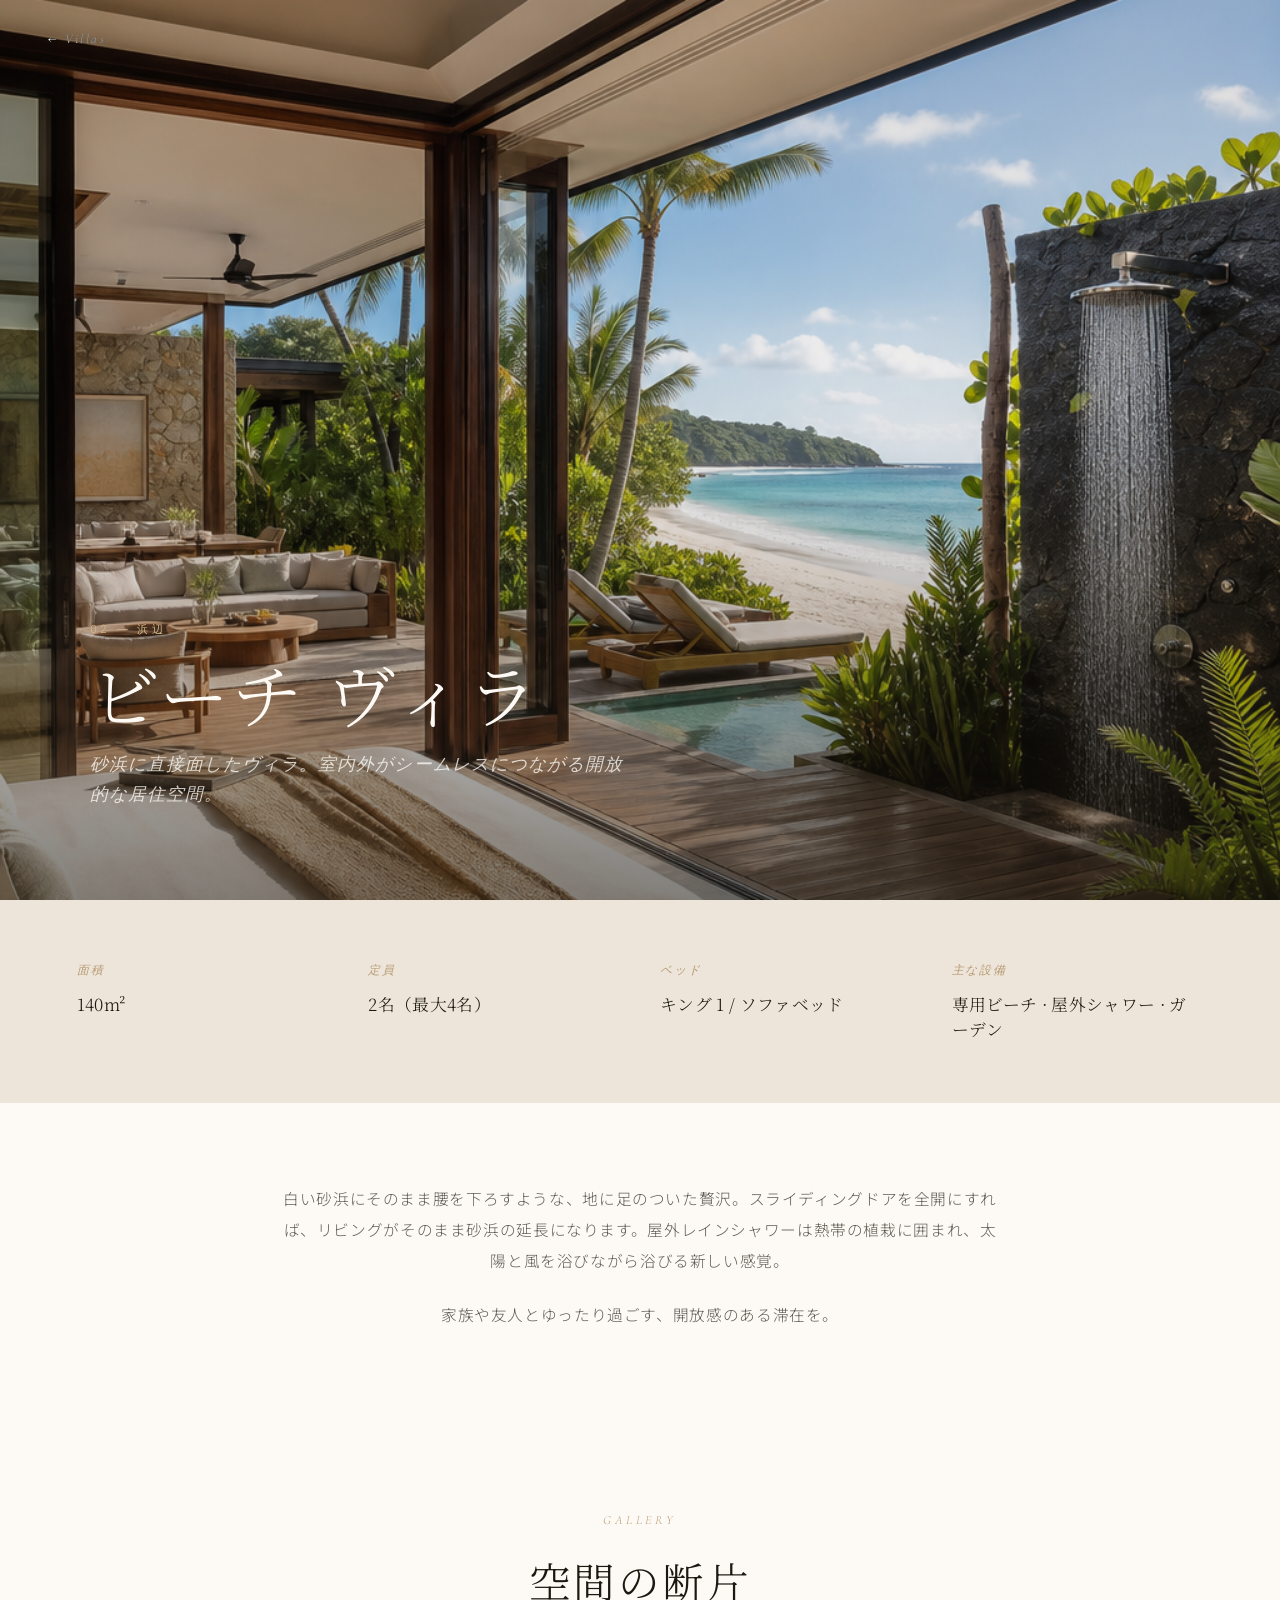
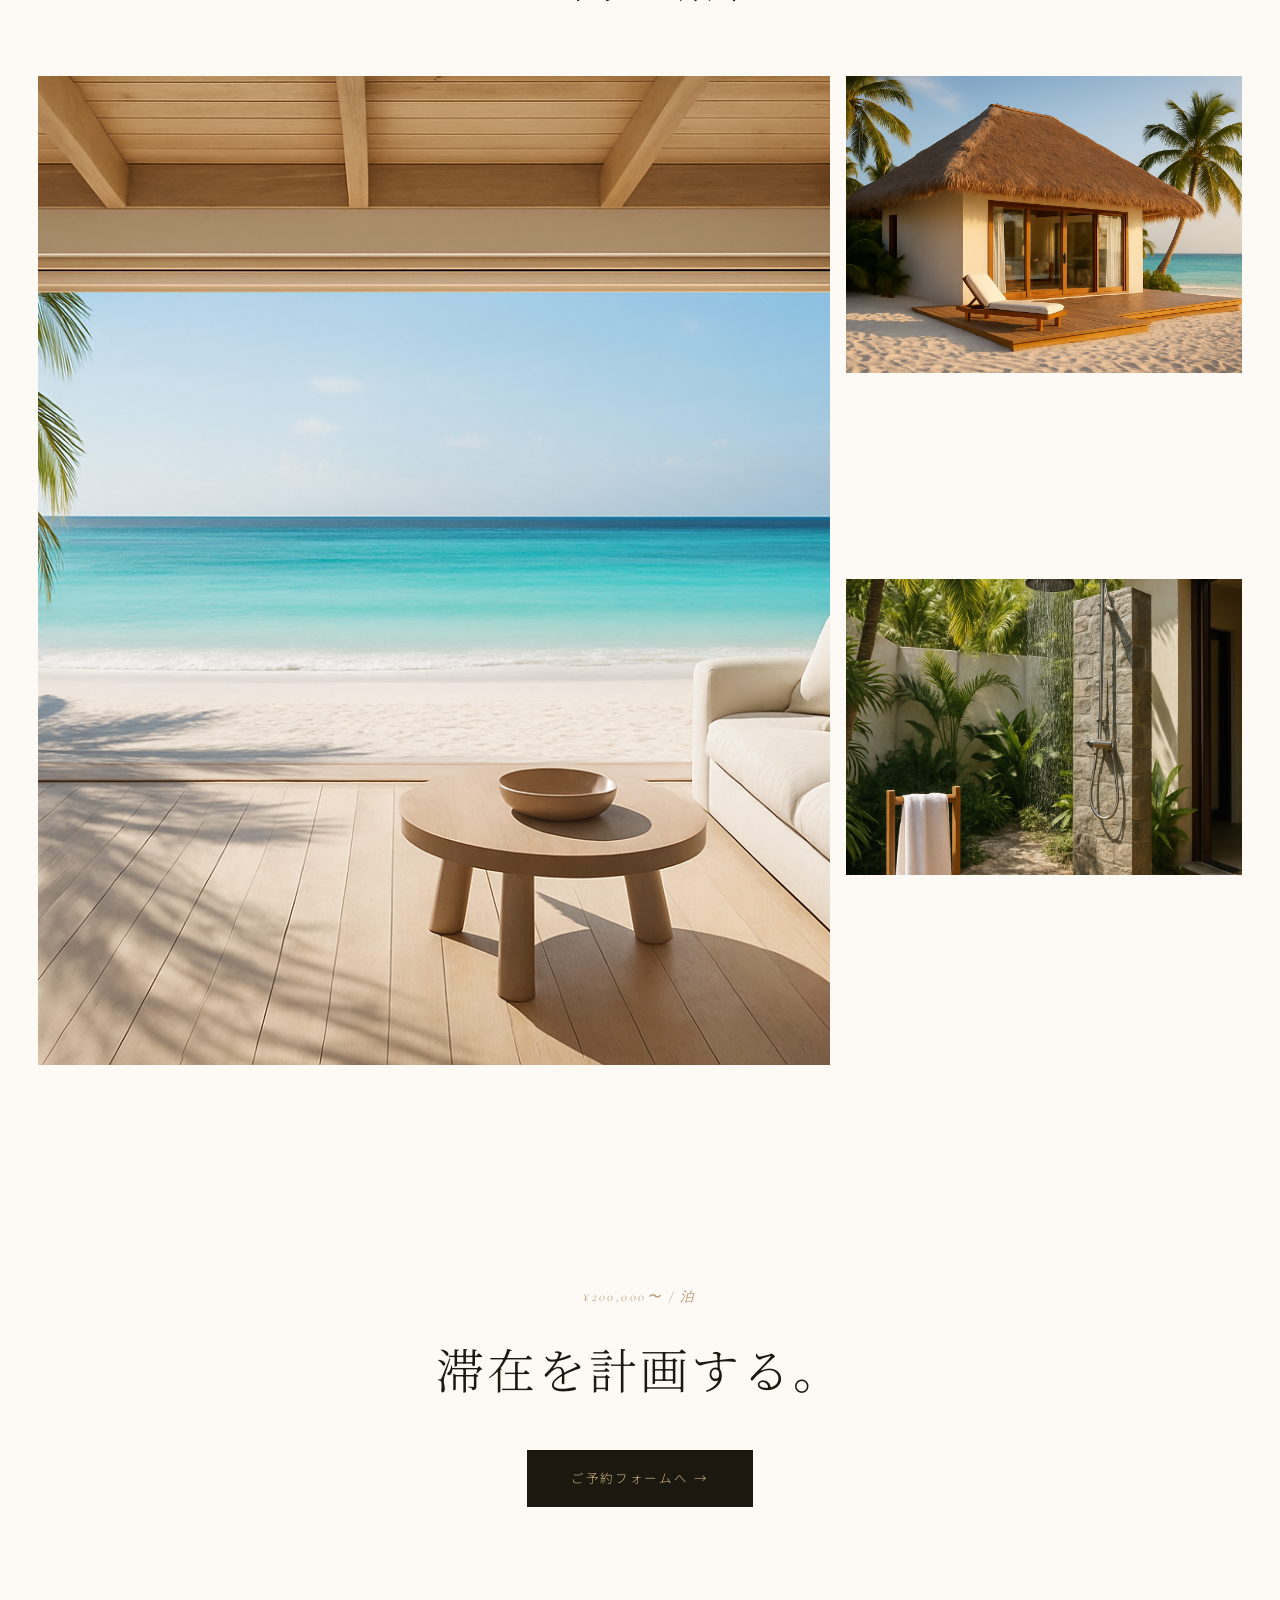
<file: villas/beach.html>
<!DOCTYPE html>
<html lang="ja">
<head>
<meta charset="UTF-8">
<meta name="viewport" content="width=device-width,initial-scale=1">
<title>ビーチ ヴィラ — VELARO</title>
<meta name="description" content="砂浜に直接面したヴィラ。屋外レインシャワー、室内外がシームレスにつながる開放的な居住空間。VELARO のビーチ ヴィラ。">
<link rel="preconnect" href="https://fonts.googleapis.com">
<link rel="preconnect" href="https://fonts.gstatic.com" crossorigin>
<link href="https://fonts.googleapis.com/css2?family=Cormorant+Garamond:ital,wght@0,300;0,400;0,500;1,300;1,400&family=Inter:wght@300;400;500&family=Noto+Serif+JP:wght@300;400&family=Noto+Sans+JP:wght@300;400;500&display=swap" rel="stylesheet">
<link rel="stylesheet" href="../styles.css">
<link rel="stylesheet" href="_villa.css">
</head>
<body>

<a href="../index-ja.html#villas" class="vd-back">← Villas</a>

<section class="vd-hero">
  <img src="../images/villa-beach.jpg" alt="ビーチ ヴィラ">
  <div class="vd-hero__overlay"></div>
  <div class="vd-hero__content">
    <p class="vd-hero__num">02 — 浜辺</p>
    <h1 class="vd-hero__name">ビーチ ヴィラ</h1>
    <p class="vd-hero__sub">砂浜に直接面したヴィラ。室内外がシームレスにつながる開放的な居住空間。</p>
  </div>
</section>

<section class="vd-specs">
  <div class="vd-specs__inner">
    <div class="vd-specs__item"><h4>面積</h4><p>140m²</p></div>
    <div class="vd-specs__item"><h4>定員</h4><p>2名（最大4名）</p></div>
    <div class="vd-specs__item"><h4>ベッド</h4><p>キング 1 / ソファベッド</p></div>
    <div class="vd-specs__item"><h4>主な設備</h4><p>専用ビーチ · 屋外シャワー · ガーデン</p></div>
  </div>
</section>

<section class="vd-desc">
  <div class="vd-desc__inner">
    <p>白い砂浜にそのまま腰を下ろすような、地に足のついた贅沢。スライディングドアを全開にすれば、リビングがそのまま砂浜の延長になります。屋外レインシャワーは熱帯の植栽に囲まれ、太陽と風を浴びながら浴びる新しい感覚。</p>
    <p>家族や友人とゆったり過ごす、開放感のある滞在を。</p>
  </div>
</section>

<section class="vd-gallery">
  <div class="vd-gallery__title">
    <span class="vd-gallery__eyebrow">Gallery</span>
    <h2 class="vd-gallery__heading">空間の断片</h2>
  </div>
  <div class="vd-gallery__grid">
    <figure><img src="../images/gallery-villa-interior-beach.jpg" alt="室内"></figure>
    <figure><img src="../images/villa-beach-exterior.jpg" alt="外観"></figure>
    <figure><img src="../images/villa-beach-bathroom.jpg" alt="屋外シャワー"></figure>
  </div>
</section>

<section class="vd-cta">
  <p class="vd-cta__price">¥200,000〜 / 泊</p>
  <h2 class="vd-cta__heading">滞在を計画する。</h2>
  <a href="../index-ja.html#reserve" class="vd-cta__btn">ご予約フォームへ →</a>
</section>

</body>
</html>
</file>
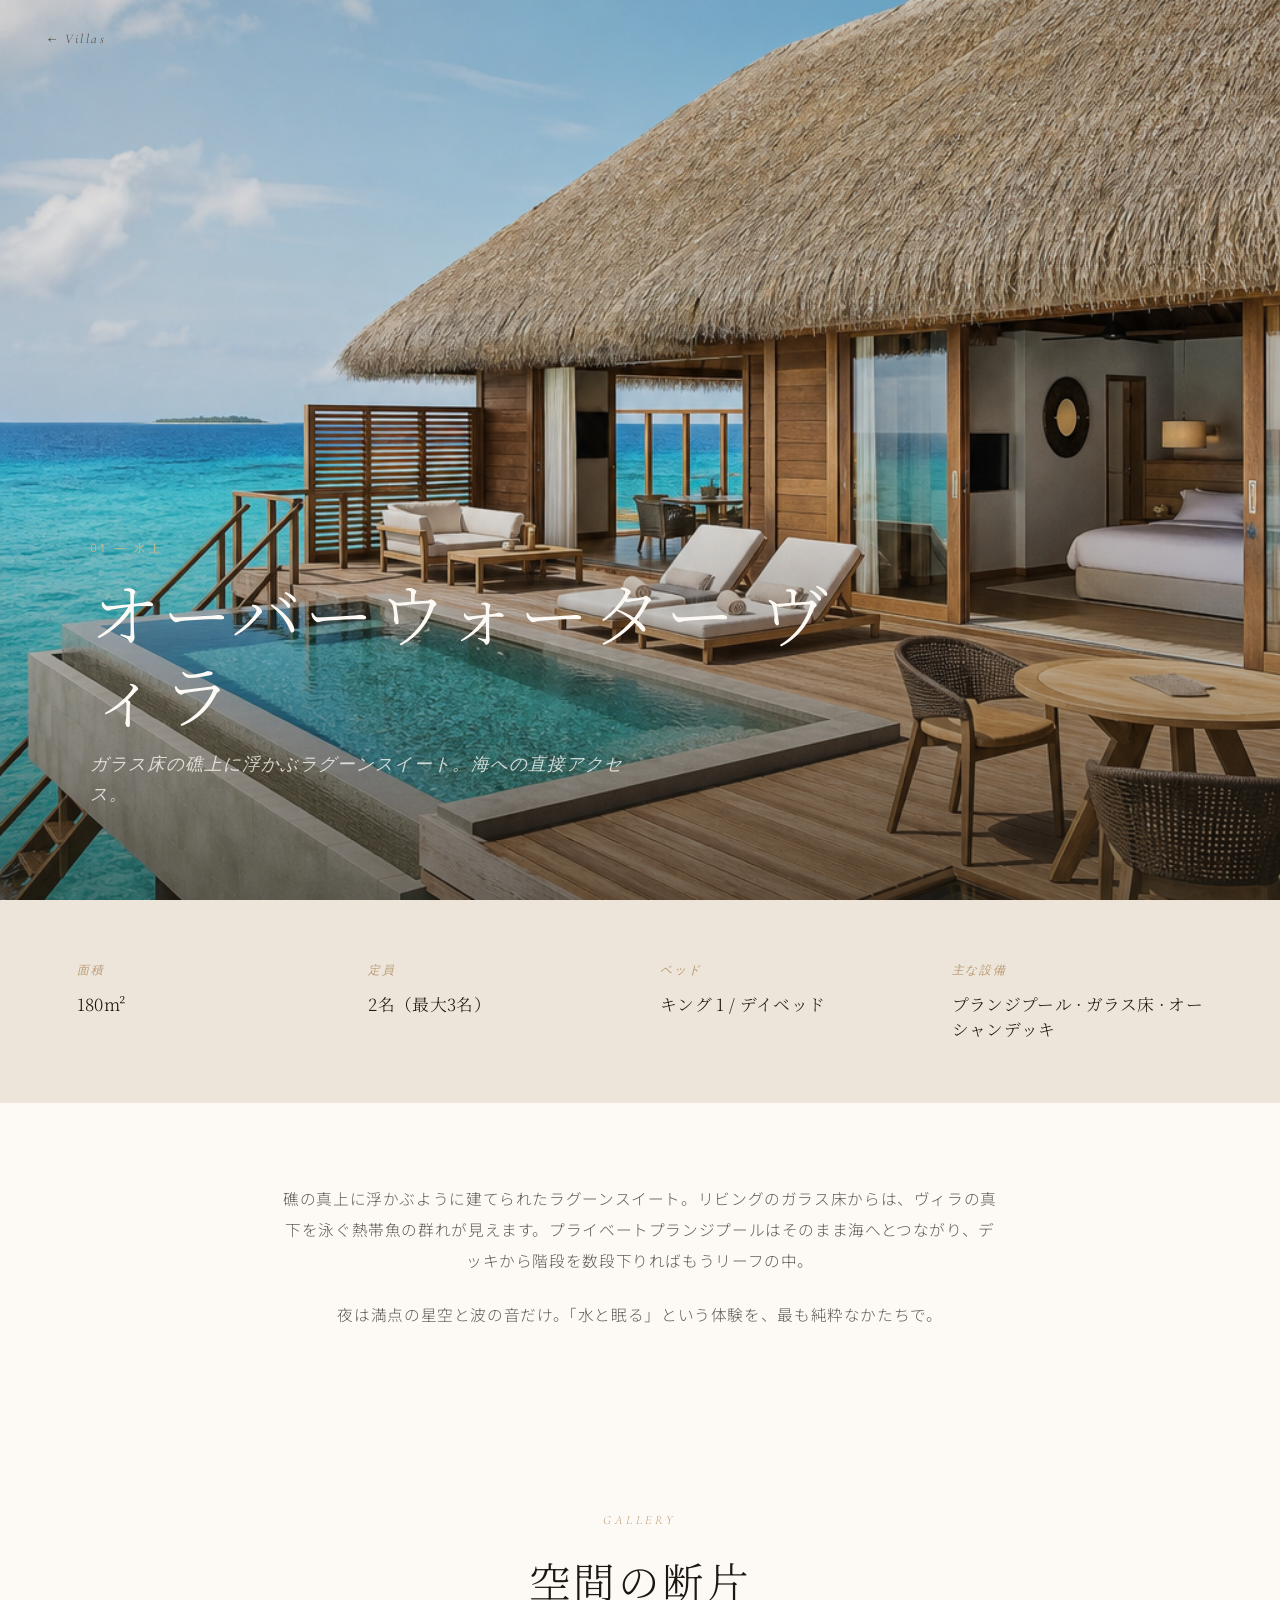
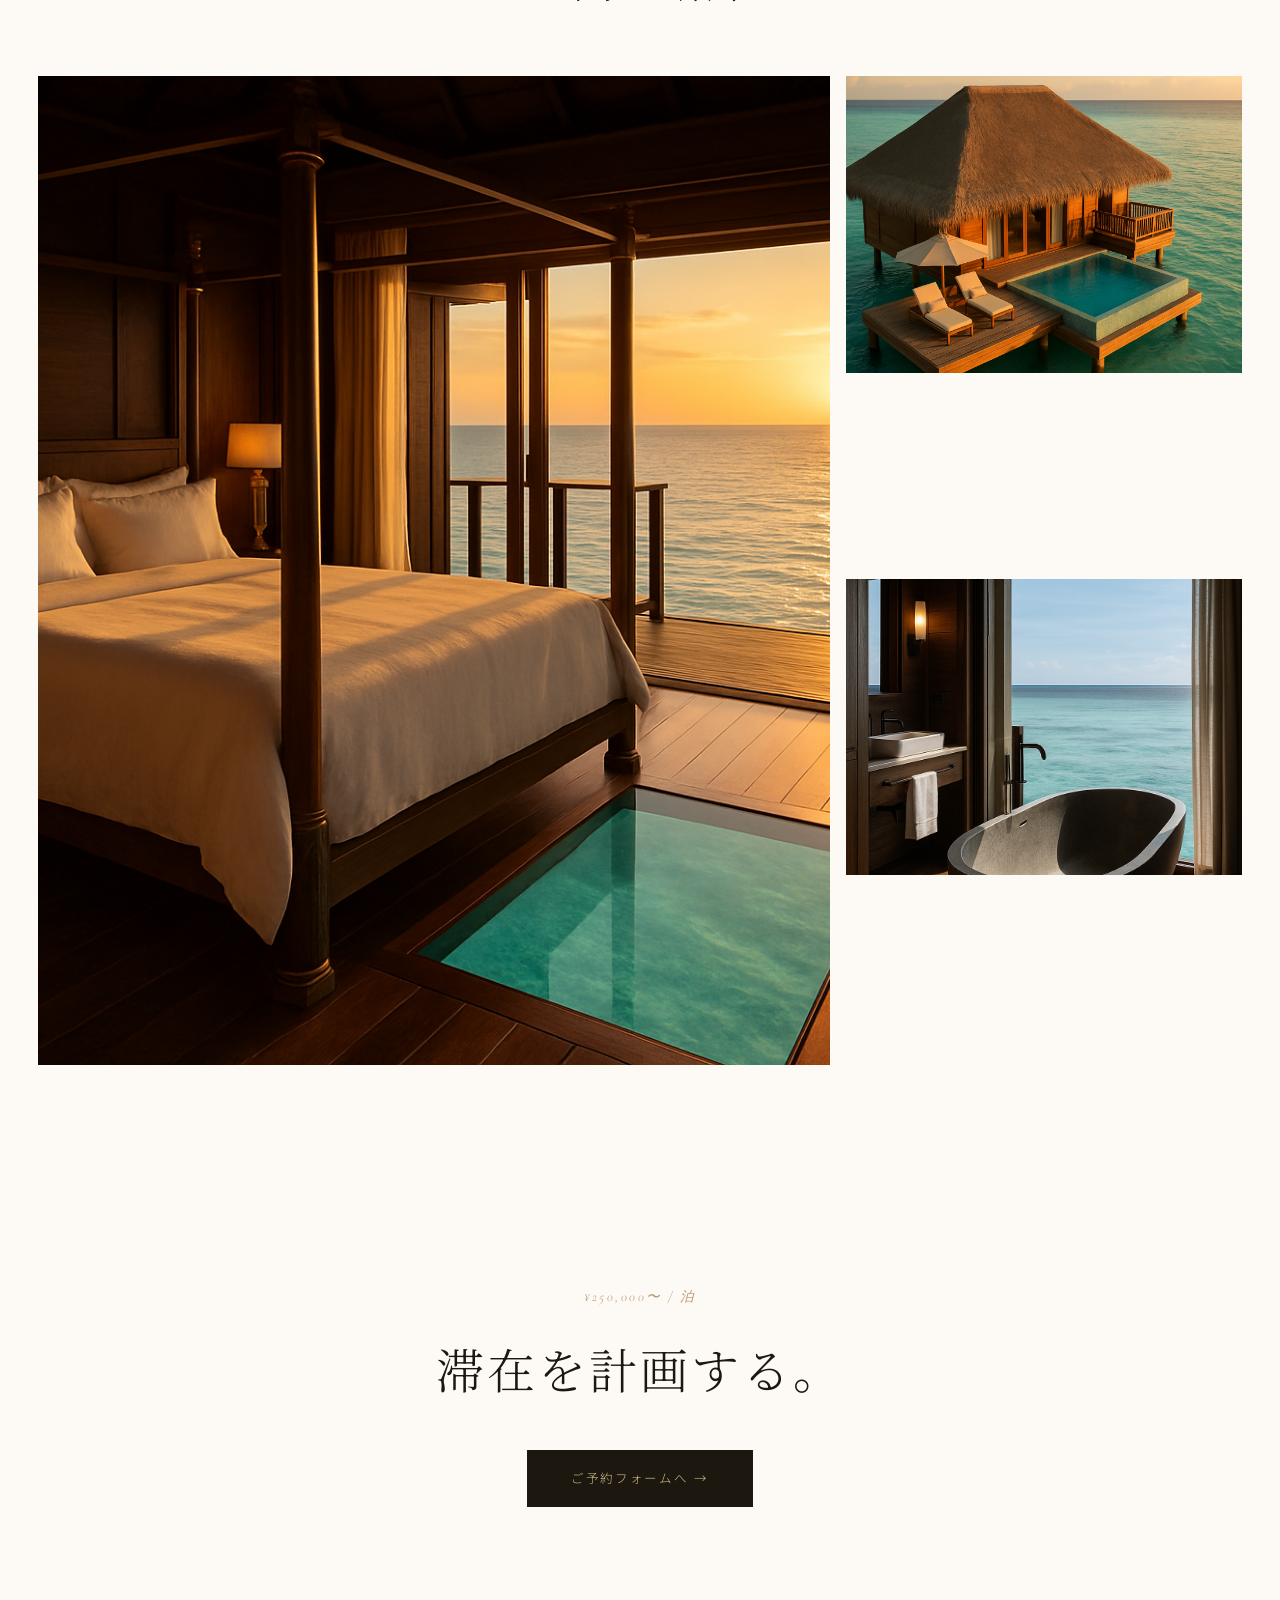
<file: villas/overwater.html>
<!DOCTYPE html>
<html lang="ja">
<head>
<meta charset="UTF-8">
<meta name="viewport" content="width=device-width,initial-scale=1">
<title>オーバーウォーター ヴィラ — VELARO</title>
<meta name="description" content="ガラス床の礁上に浮かぶラグーンスイート。プライベートプランジプール、海への直接アクセス。VELARO のオーバーウォーター ヴィラ。">
<link rel="preconnect" href="https://fonts.googleapis.com">
<link rel="preconnect" href="https://fonts.gstatic.com" crossorigin>
<link href="https://fonts.googleapis.com/css2?family=Cormorant+Garamond:ital,wght@0,300;0,400;0,500;1,300;1,400&family=Inter:wght@300;400;500&family=Noto+Serif+JP:wght@300;400&family=Noto+Sans+JP:wght@300;400;500&display=swap" rel="stylesheet">
<link rel="stylesheet" href="../styles.css">
<link rel="stylesheet" href="_villa.css">
</head>
<body>

<a href="../index-ja.html#villas" class="vd-back">← Villas</a>

<section class="vd-hero">
  <img src="../images/villa-overwater.jpg" alt="オーバーウォーター ヴィラ">
  <div class="vd-hero__overlay"></div>
  <div class="vd-hero__content">
    <p class="vd-hero__num">01 — 水上</p>
    <h1 class="vd-hero__name">オーバーウォーター ヴィラ</h1>
    <p class="vd-hero__sub">ガラス床の礁上に浮かぶラグーンスイート。海への直接アクセス。</p>
  </div>
</section>

<section class="vd-specs">
  <div class="vd-specs__inner">
    <div class="vd-specs__item"><h4>面積</h4><p>180m²</p></div>
    <div class="vd-specs__item"><h4>定員</h4><p>2名（最大3名）</p></div>
    <div class="vd-specs__item"><h4>ベッド</h4><p>キング 1 / デイベッド</p></div>
    <div class="vd-specs__item"><h4>主な設備</h4><p>プランジプール · ガラス床 · オーシャンデッキ</p></div>
  </div>
</section>

<section class="vd-desc">
  <div class="vd-desc__inner">
    <p>礁の真上に浮かぶように建てられたラグーンスイート。リビングのガラス床からは、ヴィラの真下を泳ぐ熱帯魚の群れが見えます。プライベートプランジプールはそのまま海へとつながり、デッキから階段を数段下りればもうリーフの中。</p>
    <p>夜は満点の星空と波の音だけ。「水と眠る」という体験を、最も純粋なかたちで。</p>
  </div>
</section>

<section class="vd-gallery">
  <div class="vd-gallery__title">
    <span class="vd-gallery__eyebrow">Gallery</span>
    <h2 class="vd-gallery__heading">空間の断片</h2>
  </div>
  <div class="vd-gallery__grid">
    <figure><img src="../images/gallery-villa-interior-overwater.jpg" alt="室内"></figure>
    <figure><img src="../images/villa-overwater-exterior.jpg" alt="外観"></figure>
    <figure><img src="../images/villa-overwater-bathroom.jpg" alt="バスルーム"></figure>
  </div>
</section>

<section class="vd-cta">
  <p class="vd-cta__price">¥250,000〜 / 泊</p>
  <h2 class="vd-cta__heading">滞在を計画する。</h2>
  <a href="../index-ja.html#reserve" class="vd-cta__btn">ご予約フォームへ →</a>
</section>

</body>
</html>
</file>
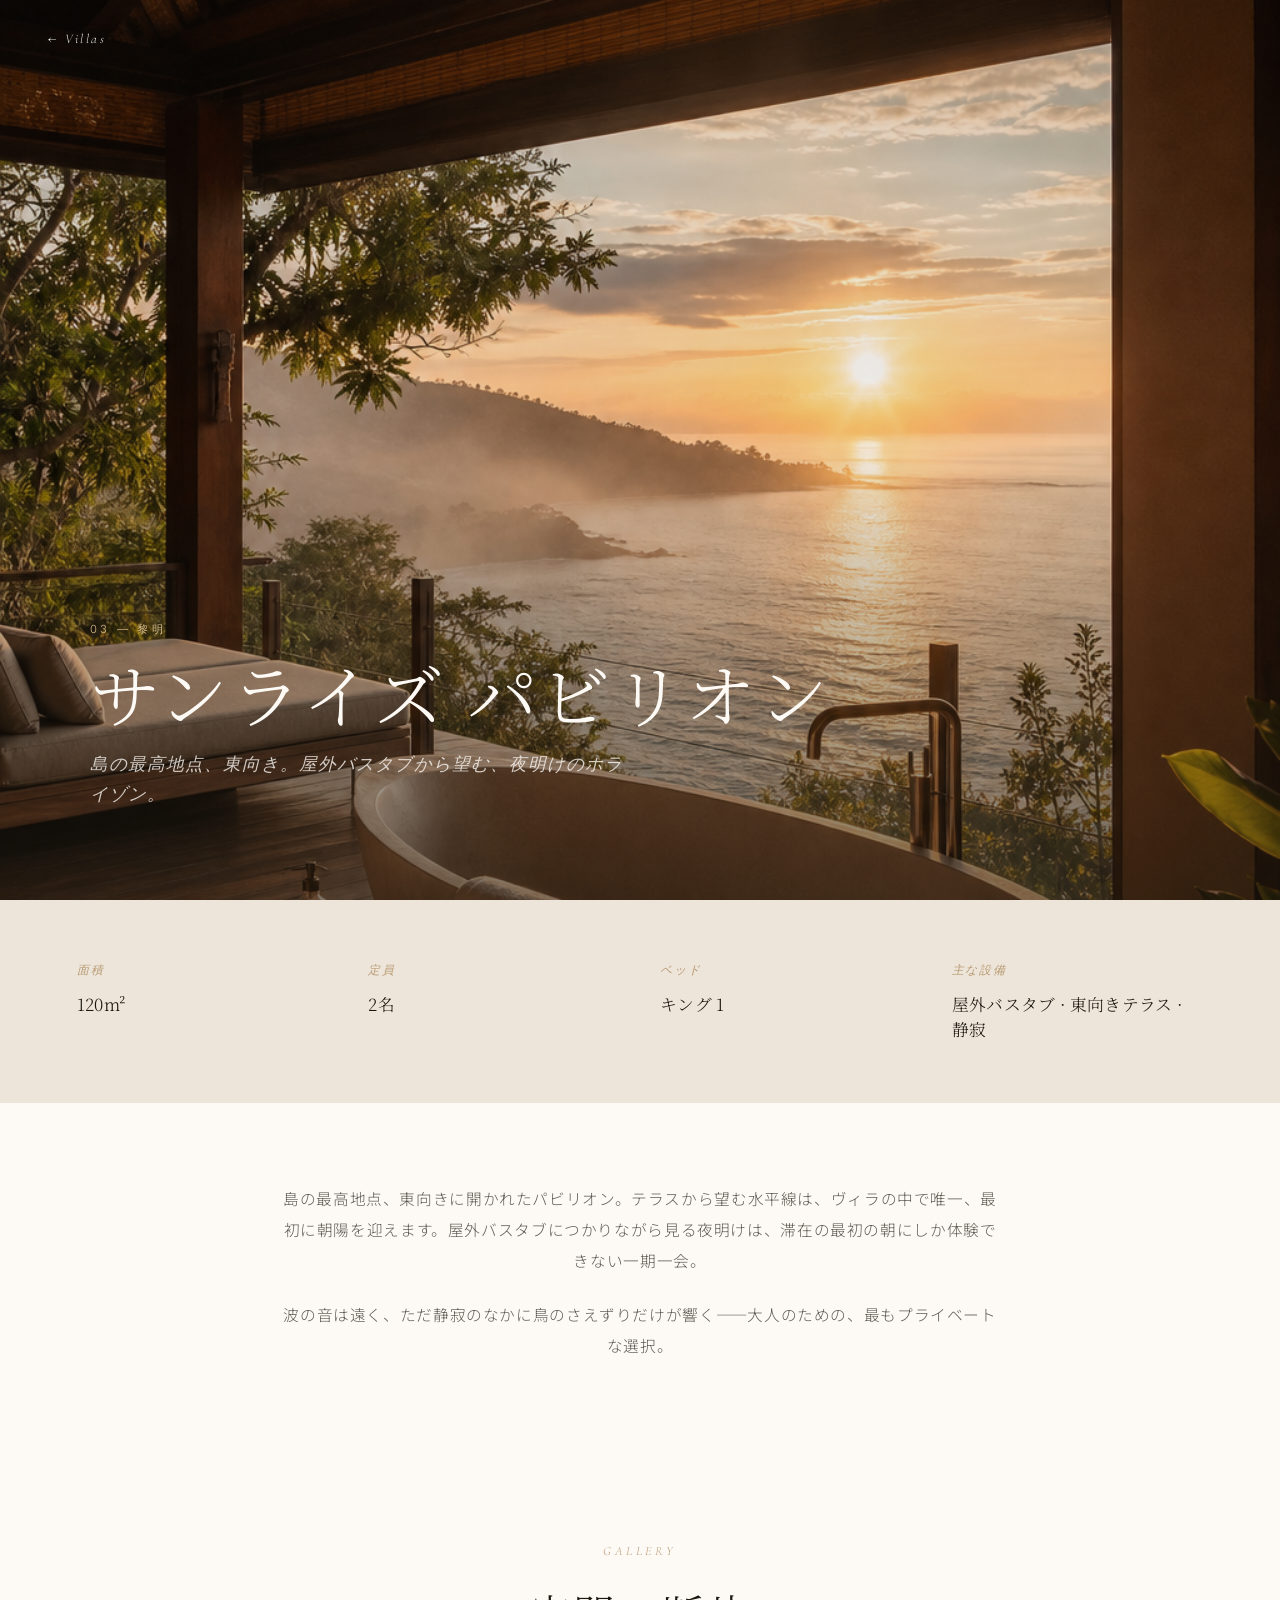
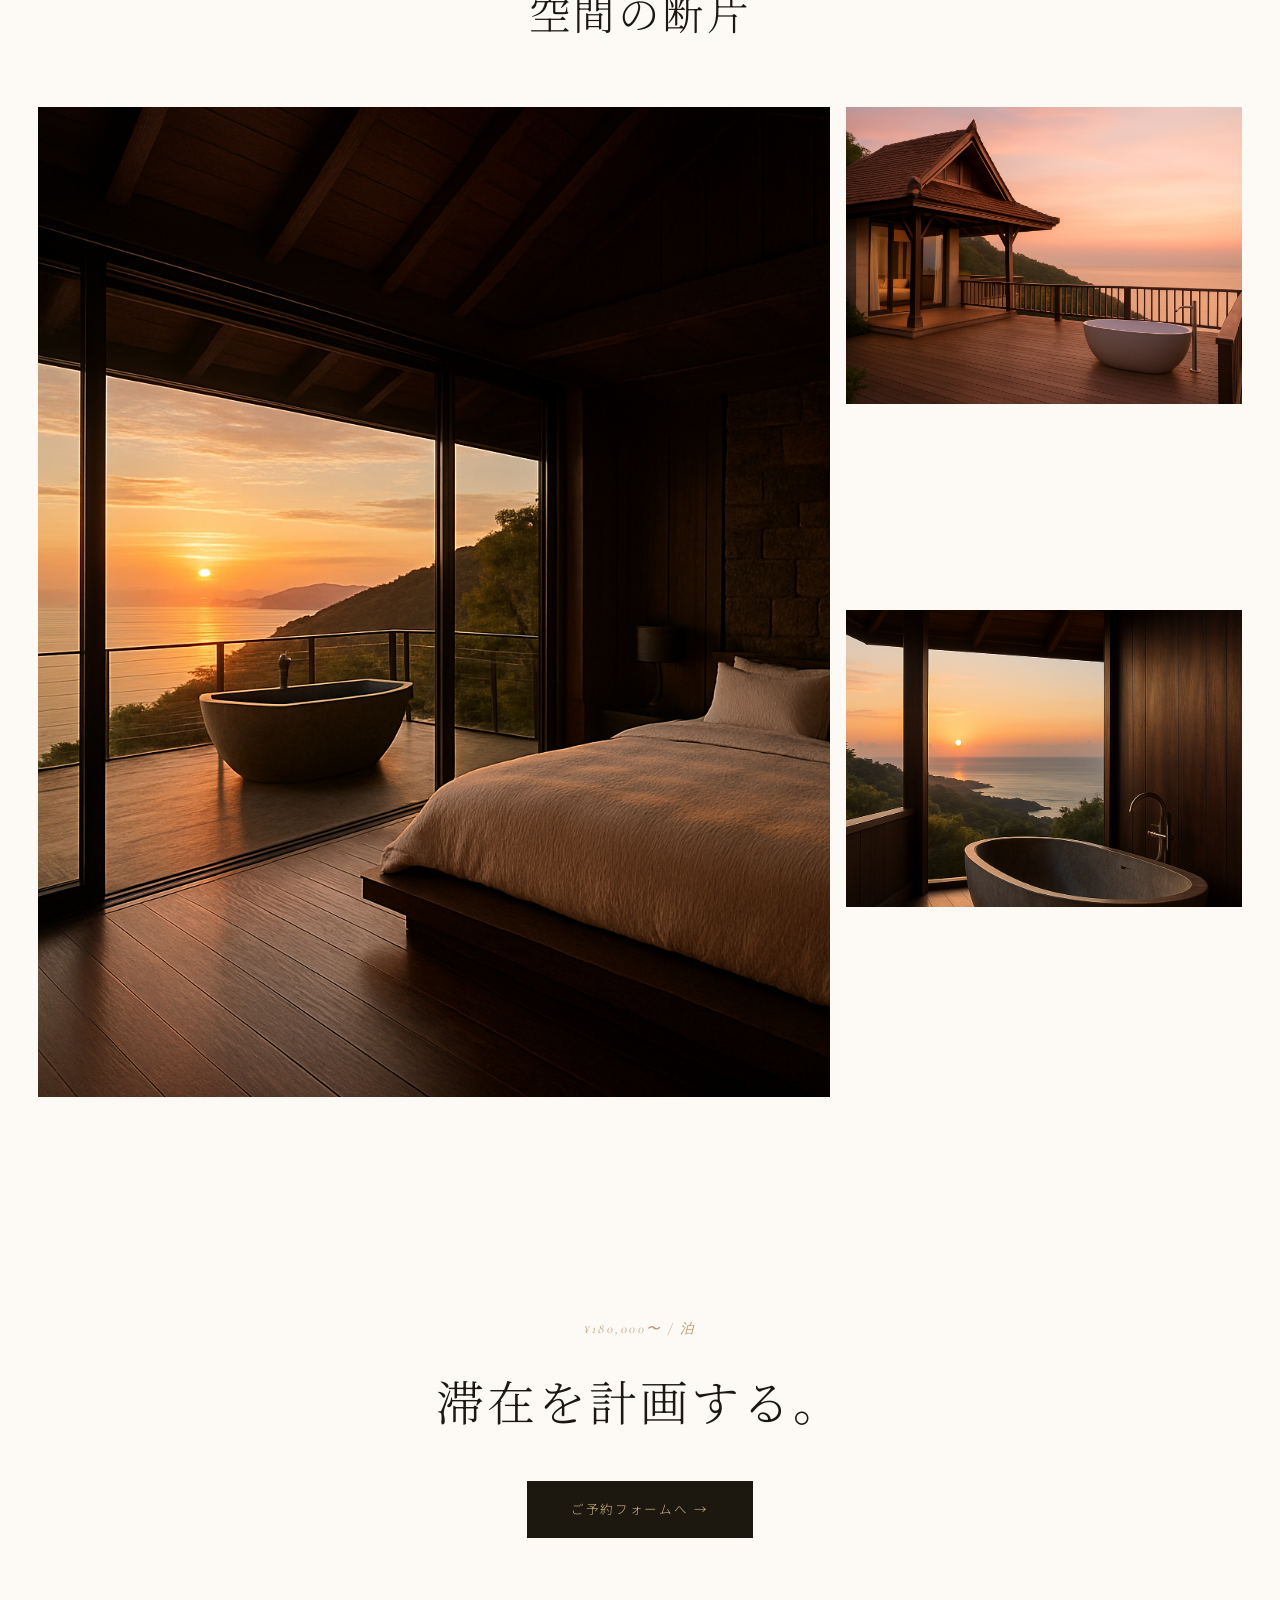
<file: villas/sunrise.html>
<!DOCTYPE html>
<html lang="ja">
<head>
<meta charset="UTF-8">
<meta name="viewport" content="width=device-width,initial-scale=1">
<title>サンライズ パビリオン — VELARO</title>
<meta name="description" content="島の最高地点、東向き。屋外バスタブから望む、夜明けのホライゾン。VELARO のサンライズ パビリオン。">
<link rel="preconnect" href="https://fonts.googleapis.com">
<link rel="preconnect" href="https://fonts.gstatic.com" crossorigin>
<link href="https://fonts.googleapis.com/css2?family=Cormorant+Garamond:ital,wght@0,300;0,400;0,500;1,300;1,400&family=Inter:wght@300;400;500&family=Noto+Serif+JP:wght@300;400&family=Noto+Sans+JP:wght@300;400;500&display=swap" rel="stylesheet">
<link rel="stylesheet" href="../styles.css">
<link rel="stylesheet" href="_villa.css">
</head>
<body>

<a href="../index-ja.html#villas" class="vd-back">← Villas</a>

<section class="vd-hero">
  <img src="../images/villa-sunrise.jpg" alt="サンライズ パビリオン">
  <div class="vd-hero__overlay"></div>
  <div class="vd-hero__content">
    <p class="vd-hero__num">03 — 黎明</p>
    <h1 class="vd-hero__name">サンライズ パビリオン</h1>
    <p class="vd-hero__sub">島の最高地点、東向き。屋外バスタブから望む、夜明けのホライゾン。</p>
  </div>
</section>

<section class="vd-specs">
  <div class="vd-specs__inner">
    <div class="vd-specs__item"><h4>面積</h4><p>120m²</p></div>
    <div class="vd-specs__item"><h4>定員</h4><p>2名</p></div>
    <div class="vd-specs__item"><h4>ベッド</h4><p>キング 1</p></div>
    <div class="vd-specs__item"><h4>主な設備</h4><p>屋外バスタブ · 東向きテラス · 静寂</p></div>
  </div>
</section>

<section class="vd-desc">
  <div class="vd-desc__inner">
    <p>島の最高地点、東向きに開かれたパビリオン。テラスから望む水平線は、ヴィラの中で唯一、最初に朝陽を迎えます。屋外バスタブにつかりながら見る夜明けは、滞在の最初の朝にしか体験できない一期一会。</p>
    <p>波の音は遠く、ただ静寂のなかに鳥のさえずりだけが響く——大人のための、最もプライベートな選択。</p>
  </div>
</section>

<section class="vd-gallery">
  <div class="vd-gallery__title">
    <span class="vd-gallery__eyebrow">Gallery</span>
    <h2 class="vd-gallery__heading">空間の断片</h2>
  </div>
  <div class="vd-gallery__grid">
    <figure><img src="../images/gallery-villa-interior-sunrise.jpg" alt="室内"></figure>
    <figure><img src="../images/villa-sunrise-exterior.jpg" alt="外観"></figure>
    <figure><img src="../images/villa-sunrise-bathroom.jpg" alt="バスルーム"></figure>
  </div>
</section>

<section class="vd-cta">
  <p class="vd-cta__price">¥180,000〜 / 泊</p>
  <h2 class="vd-cta__heading">滞在を計画する。</h2>
  <a href="../index-ja.html#reserve" class="vd-cta__btn">ご予約フォームへ →</a>
</section>

</body>
</html>
</file>
<file: styles.css>
/* ─── Reset & Base ─── */
*, *::before, *::after { box-sizing: border-box; margin: 0; padding: 0; }

:root {
  --white:  #FDFAF6;
  --sand:   #EDE5DA;
  --stone:  #C8BCAC;
  --dark:   #1C1810;
  --gold:   #B89A72;
  --gold-l: #D4B98A;
  --water:  #7FAEC4;
  --serif: 'Cormorant Garamond', Georgia, serif;
  --sans:  'Inter', system-ui, sans-serif;
}

html { scroll-behavior: smooth; }

body {
  background: var(--white);
  color: var(--dark);
  font-family: var(--sans);
  font-weight: 300;
  line-height: 1.7;
  overflow-x: hidden;
}

img { display: block; width: 100%; height: 100%; object-fit: cover; }
a { color: inherit; text-decoration: none; }

/* ─── Scroll Reveal ─── */
.reveal {
  opacity: 0;
  transform: translateY(22px);
  filter: blur(8px);
  transition:
    opacity  0.95s cubic-bezier(0.22, 1, 0.36, 1),
    transform 0.95s cubic-bezier(0.22, 1, 0.36, 1),
    filter   0.95s cubic-bezier(0.22, 1, 0.36, 1);
}
.reveal.visible {
  opacity: 1;
  transform: none;
  filter: blur(0px);
}
.reveal-d1 { transition-delay: 0.12s; }
.reveal-d2 { transition-delay: 0.24s; }
.reveal-d3 { transition-delay: 0.36s; }

/* ─── Nav ─── */
.nav {
  position: fixed;
  top: 0; left: 0; right: 0;
  z-index: 100;
  padding: 28px 48px;
  display: flex;
  transition: background 0.4s, padding 0.4s;
}
.nav.scrolled {
  background: rgba(253,250,246,0.92);
  backdrop-filter: blur(12px);
  padding: 18px 48px;
  border-bottom: 1px solid rgba(200,188,172,0.3);
}
.nav__inner {
  width: 100%;
  display: flex;
  align-items: center;
  justify-content: space-between;
}
.nav__logo {
  font-family: var(--serif);
  font-size: 1.4rem;
  font-weight: 400;
  letter-spacing: 0.25em;
  color: var(--white);
  transition: color 0.4s;
}
.nav.scrolled .nav__logo { color: var(--dark); }
.nav__links {
  display: flex;
  align-items: center;
  gap: 36px;
}
.nav__links a {
  font-size: 0.72rem;
  font-weight: 500;
  letter-spacing: 0.15em;
  text-transform: uppercase;
  color: rgba(253,250,246,0.8);
  transition: color 0.3s;
}
.nav__links a:hover { color: var(--white); }
.nav.scrolled .nav__links a { color: var(--stone); }
.nav.scrolled .nav__links a:hover { color: var(--dark); }
.nav__cta {
  padding: 8px 20px;
  border: 1px solid rgba(253,250,246,0.5);
  border-radius: 2px;
  transition: border-color 0.3s, background 0.3s !important;
}
.nav__cta:hover { background: rgba(253,250,246,0.1); }
.nav.scrolled .nav__cta { border-color: var(--stone); }
.nav.scrolled .nav__cta:hover { background: var(--sand); }

/* ─── WebGL Background Canvas ─── */
#webgl-bg {
  position: fixed;
  inset: 0;
  width: 100%;
  height: 100%;
  z-index: 0;
  pointer-events: none;
}

/* ─── Hero ─── */
.hero {
  position: relative;
  z-index: 1;
  height: 100vh;
  min-height: 600px;
  display: flex;
  align-items: center;
  justify-content: center;
  background: transparent;
}
.hero__overlay {
  position: absolute;
  inset: 0;
  background: linear-gradient(
    to bottom,
    rgba(28,24,16,0.25) 0%,
    rgba(28,24,16,0.10) 50%,
    rgba(28,24,16,0.45) 100%
  );
  z-index: 1;
}
.hero__content {
  position: relative;
  z-index: 2;
  text-align: center;
  color: var(--white);
}
.hero__eyebrow {
  font-size: 0.7rem;
  font-weight: 500;
  letter-spacing: 0.3em;
  text-transform: uppercase;
  color: rgba(253,250,246,0.7);
  margin-bottom: 20px;
}
.hero__title {
  font-family: var(--serif);
  font-size: clamp(6rem, 16vw, 14rem);
  font-weight: 300;
  letter-spacing: 0.18em;
  line-height: 0.9;
  margin-bottom: 24px;
}
.hero__tagline {
  font-family: var(--serif);
  font-style: italic;
  font-size: clamp(1.1rem, 2vw, 1.6rem);
  font-weight: 300;
  letter-spacing: 0.1em;
  color: rgba(253,250,246,0.85);
  margin-bottom: 48px;
}
.hero__cta {
  display: inline-block;
  padding: 14px 40px;
  border: 1px solid rgba(253,250,246,0.5);
  font-size: 0.72rem;
  font-weight: 500;
  letter-spacing: 0.2em;
  text-transform: uppercase;
  color: var(--white);
  transition: background 0.3s, border-color 0.3s;
}
.hero__cta:hover {
  background: rgba(253,250,246,0.12);
  border-color: var(--white);
}
.hero__scroll-hint {
  position: absolute;
  bottom: 40px;
  left: 50%;
  transform: translateX(-50%);
  z-index: 2;
  display: flex;
  flex-direction: column;
  align-items: center;
  gap: 10px;
  color: rgba(253,250,246,0.5);
}
.hero__scroll-line {
  display: block;
  width: 1px;
  height: 48px;
  background: rgba(253,250,246,0.4);
  animation: scrollPulse 2s ease-in-out infinite;
}
.hero__scroll-text {
  font-size: 0.6rem;
  letter-spacing: 0.25em;
  text-transform: uppercase;
}
@keyframes scrollPulse {
  0%, 100% { opacity: 0.3; transform: scaleY(1); }
  50%       { opacity: 0.8; transform: scaleY(1.15); }
}

/* ─── Arrival ─── */
.arrival {
  position: relative;
  z-index: 1;
  padding: 140px 0;
  background: linear-gradient(to bottom,
    transparent 0px,
    var(--white) 140px,
    var(--white) calc(100% - 140px),
    transparent 100%);
}
.arrival__inner {
  max-width: 1200px;
  margin: 0 auto;
  padding: 0 48px;
  display: grid;
  grid-template-columns: 1fr 1fr;
  grid-template-rows: auto auto;
  gap: 60px 80px;
  align-items: start;
}
.arrival__text { grid-column: 1; grid-row: 1; }
.arrival__image-wrap { grid-column: 2; grid-row: 1 / 3; }
.arrival__copy { grid-column: 1; grid-row: 2; }

.arrival__eyebrow {
  display: block;
  font-size: 0.68rem;
  font-weight: 500;
  letter-spacing: 0.3em;
  text-transform: uppercase;
  color: var(--gold);
  margin-bottom: 20px;
}
.arrival__heading {
  font-family: var(--serif);
  font-size: clamp(2.2rem, 4vw, 3.6rem);
  font-weight: 300;
  line-height: 1.25;
  color: var(--dark);
}
.arrival__image-wrap {
  aspect-ratio: 3/4;
  overflow: hidden;
}
.arrival__img { transition: transform 0.8s ease; }
.arrival__image-wrap:hover .arrival__img { transform: scale(1.04); }
.arrival__copy p {
  font-size: 0.95rem;
  line-height: 1.9;
  color: rgba(28,24,16,0.65);
  margin-bottom: 1.2em;
}
.arrival__copy p:last-child { margin-bottom: 0; }

/* ─── Villas ─── */
.villas {
  position: relative;
  z-index: 1;
  padding: 120px 48px;
  background: linear-gradient(to bottom,
    transparent 0px,
    var(--sand) 120px,
    var(--sand) calc(100% - 120px),
    transparent 100%);
}
.villas__header {
  max-width: 1200px;
  margin: 0 auto 72px;
  display: flex;
  align-items: baseline;
  gap: 32px;
}
.villas__eyebrow {
  font-size: 0.68rem;
  font-weight: 500;
  letter-spacing: 0.3em;
  text-transform: uppercase;
  color: var(--gold);
}
.villas__heading {
  font-family: var(--serif);
  font-size: clamp(2.5rem, 5vw, 4rem);
  font-weight: 300;
  color: var(--dark);
}
.villas__grid {
  max-width: 1200px;
  margin: 0 auto;
  display: grid;
  grid-template-columns: repeat(3, 1fr);
  gap: 40px;
  align-items: start;          /* cards don't stretch — each anchors at its own top */
  padding-bottom: 200px;       /* room for the stagger offset overflow */
}

/* Card link wrapper */
.villa-card-link { display: block; color: inherit; text-decoration: none; }

/* ── Staggered waterfall layout ─────────────────────────────────────────── */
.villa-card {
  --stagger: 0px;
  cursor: pointer;
  transform: translateY(var(--stagger));
  transition: transform 0.6s cubic-bezier(0.22, 1, 0.36, 1);
}
.villa-card:nth-child(2) { --stagger: 90px; }
.villa-card:nth-child(3) { --stagger: 180px; }
.villa-card:hover { transform: translateY(calc(var(--stagger) - 8px)); }

.villa-card__media {
  aspect-ratio: 3/4;
  overflow: hidden;
  border-radius: 8px 8px 3px 8px; /* top: 8px; bottom-right: 3px (notch side stays small) */
  margin-bottom: 28px;
  position: relative;
  box-shadow: 0 8px 32px rgba(28,24,16,0.0);
  transition: box-shadow 0.6s cubic-bezier(0.22, 1, 0.36, 1);
}
.villa-card:hover .villa-card__media {
  box-shadow: 0 28px 60px rgba(28,24,16,0.26);
}

/* ── 2枚スタック：両方 absolute でカードを埋める ─────────────────────── */
.villa-card__img {
  position: absolute;
  inset: 0;
  width: 100%;
  height: 100%;
  object-fit: cover;
  will-change: transform, opacity;
}

/* 1枚目（通常時）: スケールのみ */
.villa-card__img--primary {
  z-index: 1;
  transition: transform 1.1s cubic-bezier(0.22, 1, 0.36, 1);
}
.villa-card:hover .villa-card__img--primary {
  transform: scale(1.05);
}

/* 2枚目（ホバー時に出てくる）: opacity でフェードイン
   z-index: 3 → WebGLキャンバス(2)の上、SVGフレーム(4)の下 */
.villa-card__img--hover {
  z-index: 3;
  opacity: 0;
  transform: scale(1.05);
  transition:
    opacity   0.75s cubic-bezier(0.22, 1, 0.36, 1),
    transform 1.1s  cubic-bezier(0.22, 1, 0.36, 1);
}
.villa-card:hover .villa-card__img--hover {
  opacity: 1;
  transform: scale(1.0);
}

/* ── SVG frame overlay ───────────────────────────────────────────────────── */
.villa-card__frame {
  position: absolute;
  inset: 0;
  width: 100%;
  height: 100%;
  pointer-events: none;
  z-index: 4;           /* above hover-img(3) */
  opacity: 0.45;
  transition: opacity 0.5s cubic-bezier(0.22, 1, 0.36, 1);
}
.villa-card:hover .villa-card__frame { opacity: 1; }

/* ── Number / name tab (inside the SVG notch area) ─────────────────────── */
.villa-card__num-tab {
  position: absolute;
  bottom: 0;
  right: 0;
  width: 51%;
  height: 10%;
  display: flex;
  align-items: center;
  justify-content: flex-end;
  gap: 10px;
  padding: 0 5% 0 30%;
  pointer-events: none;
  z-index: 5;           /* topmost */
}
.villa-card__tab-num {
  font-size: 0.6rem;
  font-weight: 600;
  letter-spacing: 0.22em;
  color: var(--gold);
  opacity: 0.9;
}
.villa-card__tab-name {
  font-family: var(--serif);
  font-size: 0.78rem;
  font-weight: 300;
  letter-spacing: 0.08em;
  color: rgba(255,255,255,0.75);
  font-style: italic;
}

/* WebGL ripple canvas overlay */
.villa-card__media canvas.ripple-canvas {
  position: absolute;
  inset: 0;
  width: 100% !important;
  height: 100% !important;
  pointer-events: none;
  z-index: 2;
  opacity: 0;
  transition: opacity 0.5s;
}
.villa-card__media canvas.ripple-canvas.active { opacity: 1; }

.villa-card__body { padding: 0 4px; }
.villa-card__name {
  font-family: var(--serif);
  font-size: 1.6rem;
  font-weight: 400;
  margin-bottom: 12px;
  color: var(--dark);
}
.villa-card__desc {
  font-size: 0.85rem;
  line-height: 1.8;
  color: rgba(28,24,16,0.6);
  margin-bottom: 16px;
}
.villa-card__price {
  font-size: 0.78rem;
  letter-spacing: 0.08em;
  color: var(--gold);
  font-family: var(--serif);
  font-style: italic;
}

/* ─── Experiences ─── */
.experiences {
  position: relative;
  z-index: 1;
  padding: 140px 48px;
  background: linear-gradient(to bottom,
    transparent 0px,
    var(--white) 140px,
    var(--white) calc(100% - 140px),
    transparent 100%);
}
.exp__header {
  max-width: 1200px;
  margin: 0 auto 72px;
  display: flex;
  align-items: baseline;
  gap: 32px;
}
.exp__eyebrow {
  font-size: 0.68rem;
  font-weight: 500;
  letter-spacing: 0.3em;
  text-transform: uppercase;
  color: var(--gold);
}
.exp__heading {
  font-family: var(--serif);
  font-size: clamp(2.5rem, 5vw, 4rem);
  font-weight: 300;
  color: var(--dark);
}
.exp__grid {
  max-width: 1200px;
  margin: 0 auto;
  display: grid;
  grid-template-columns: repeat(3, 1fr);
  gap: 48px;
}
.exp__item {}
.exp__img-wrap {
  aspect-ratio: 4/3;
  overflow: hidden;
  margin-bottom: 24px;
}
.exp__img { transition: transform 0.7s ease; }
.exp__item:hover .exp__img { transform: scale(1.05); }
.exp__name {
  font-family: var(--serif);
  font-size: 1.5rem;
  font-weight: 400;
  margin-bottom: 10px;
  color: var(--dark);
}
.exp__desc {
  font-size: 0.85rem;
  line-height: 1.8;
  color: rgba(28,24,16,0.6);
}

/* ─── Location ─── */
.location {
  position: relative;
  z-index: 2;                /* overlap the section above */
  padding: 0;
  margin-top: -140px;        /* bleed upward into experiences */
  background: linear-gradient(to bottom,
    transparent 0px,
    var(--dark) 180px,
    var(--dark) calc(100% - 120px),
    transparent 100%);
}
.location__inner {
  position: relative;
  min-height: 640px;
  display: flex;
  align-items: center;
}
.location__text {
  position: relative;
  z-index: 2;
  padding: 120px 80px;
  width: 50%;
  display: flex;
  flex-direction: column;
  justify-content: center;
  /* Fade text background from dark to transparent toward the image */
  background: linear-gradient(to right, var(--dark) 55%, transparent 100%);
}
.location__eyebrow {
  display: block;
  font-size: 0.68rem;
  font-weight: 500;
  letter-spacing: 0.3em;
  text-transform: uppercase;
  color: var(--gold);
  margin-bottom: 24px;
}
.location__heading {
  font-family: var(--serif);
  font-size: clamp(2rem, 3.5vw, 3rem);
  font-weight: 300;
  line-height: 1.3;
  color: var(--white);
  margin-bottom: 28px;
}
.location__body {
  font-size: 0.9rem;
  line-height: 1.9;
  color: var(--stone);
  margin-bottom: 36px;
  max-width: 400px;
}
.location__link {
  font-size: 0.75rem;
  font-weight: 500;
  letter-spacing: 0.15em;
  text-transform: uppercase;
  color: var(--gold-l);
  border-bottom: 1px solid rgba(184,154,114,0.4);
  padding-bottom: 4px;
  width: fit-content;
  transition: color 0.3s, border-color 0.3s;
}
.location__link:hover { color: var(--white); border-color: var(--white); }
.location__visual {
  /* Full-bleed behind text — no rectangular frame */
  position: absolute;
  inset: 0;
  z-index: 0;
  overflow: hidden;
}
/* Soft edge dissolve: left bleeds into text gradient, all edges fade */
.location__visual::after {
  content: '';
  position: absolute;
  inset: 0;
  z-index: 3;
  pointer-events: none;
  background:
    linear-gradient(to right,  var(--dark) 0%,   transparent 45%),
    linear-gradient(to right,  transparent 60%,  var(--dark) 100%),
    linear-gradient(to bottom, transparent 0%,   var(--dark) 18%, transparent 35%),
    linear-gradient(to top,    var(--dark) 0%,   transparent 22%);
}

/* Override standard .reveal behaviour for this container — let the img animate instead */
.location__visual.reveal {
  opacity: 1 !important;
  transform: none !important;
  filter: none !important;
}

/* Emerge: blur-scale-fade triggered when parent gets .visible */
.location__img {
  width: 100%;
  height: 100%;
  object-fit: cover;
  display: block;
  opacity: 0;
  transform: scale(0.93);
  filter: blur(16px);
  transition:
    opacity   2.4s cubic-bezier(0.22, 1, 0.36, 1) 0.25s,
    transform 2.4s cubic-bezier(0.22, 1, 0.36, 1) 0.25s,
    filter    2.4s cubic-bezier(0.22, 1, 0.36, 1) 0.25s;
}
.location__visual.visible .location__img {
  opacity: 1;
  transform: scale(1);
  filter: blur(0px);
}
.location__visual:hover .location__img {
  transform: scale(1.04);
  transition-delay: 0s;
}

/* ─── Reserve ─── */
.reserve {
  position: relative;
  z-index: 1;
  padding: 160px 48px;
  background: linear-gradient(to bottom,
    transparent 0px,
    var(--sand) 140px,
    var(--sand) calc(100% - 140px),
    transparent 100%);
  text-align: center;
}
.reserve__inner { max-width: 740px; margin: 0 auto; }
.reserve__eyebrow {
  display: block;
  font-size: 0.68rem;
  font-weight: 500;
  letter-spacing: 0.3em;
  text-transform: uppercase;
  color: var(--gold);
  margin-bottom: 20px;
}
.reserve__heading {
  font-family: var(--serif);
  font-size: clamp(3rem, 6vw, 5rem);
  font-weight: 300;
  color: var(--dark);
  margin-bottom: 20px;
}
.reserve__sub {
  font-size: 0.9rem;
  color: rgba(28,24,16,0.6);
  line-height: 1.8;
  margin-bottom: 56px;
}
.reserve__form {}
.reserve__row {
  display: grid;
  grid-template-columns: repeat(3, 1fr);
  gap: 32px;
  margin-bottom: 40px;
  text-align: left;
}
.reserve__group { position: relative; }
.reserve__label {
  display: block;
  font-size: 0.65rem;
  font-weight: 500;
  letter-spacing: 0.2em;
  text-transform: uppercase;
  color: var(--gold);
  margin-bottom: 10px;
}
.reserve__input {
  width: 100%;
  background: transparent;
  border: none;
  border-bottom: 1px solid var(--stone);
  padding: 8px 0 12px;
  font-family: var(--sans);
  font-size: 0.9rem;
  font-weight: 300;
  color: var(--dark);
  outline: none;
  transition: border-color 0.3s;
  appearance: none;
}
.reserve__input:focus { border-bottom-color: var(--dark); }
.reserve__underline {
  position: absolute;
  bottom: 0; left: 0;
  width: 0; height: 1px;
  background: var(--dark);
  transition: width 0.35s ease;
}
.reserve__group:focus-within .reserve__underline { width: 100%; }
.reserve__select { cursor: pointer; }
.reserve__btn {
  display: inline-flex;
  align-items: center;
  gap: 12px;
  padding: 16px 48px;
  background: var(--dark);
  color: var(--white);
  border: none;
  font-family: var(--sans);
  font-size: 0.72rem;
  font-weight: 500;
  letter-spacing: 0.2em;
  text-transform: uppercase;
  cursor: pointer;
  transition: background 0.3s;
  margin-bottom: 24px;
}
.reserve__btn:hover { background: #2e2820; }
.reserve__btn-arrow { transition: transform 0.25s; }
.reserve__btn:hover .reserve__btn-arrow { transform: translateX(5px); }
.reserve__note {
  font-size: 0.8rem;
  color: var(--stone);
  font-family: var(--serif);
  font-style: italic;
}
.reserve__note a { border-bottom: 1px solid rgba(200,188,172,0.4); }
.reserve__note a:hover { color: var(--dark); border-color: var(--dark); }

/* ─── Footer ─── */
.footer {
  position: relative;
  z-index: 1;
  background: linear-gradient(to bottom,
    transparent 0px,
    var(--dark) 100px,
    var(--dark) 100%);
  padding: 80px 48px 48px;
  color: var(--stone);
}
.footer__inner {
  max-width: 1200px;
  margin: 0 auto 60px;
  display: flex;
  justify-content: space-between;
  align-items: flex-start;
  gap: 48px;
}
.footer__logo {
  font-family: var(--serif);
  font-size: 2rem;
  font-weight: 300;
  letter-spacing: 0.2em;
  color: var(--white);
  margin-bottom: 8px;
}
.footer__tagline {
  font-family: var(--serif);
  font-style: italic;
  font-size: 0.9rem;
  color: var(--stone);
}
.footer__cols { display: flex; gap: 80px; }
.footer__col { display: flex; flex-direction: column; gap: 14px; }
.footer__col-title {
  font-size: 0.65rem;
  font-weight: 500;
  letter-spacing: 0.25em;
  text-transform: uppercase;
  color: var(--gold);
  margin-bottom: 4px;
}
.footer__col a { font-size: 0.85rem; color: var(--stone); transition: color 0.2s; }
.footer__col a:hover { color: var(--white); }
.footer__copy {
  max-width: 1200px;
  margin: 0 auto;
  padding-top: 32px;
  border-top: 1px solid rgba(200,188,172,0.15);
  font-size: 0.72rem;
  color: rgba(200,188,172,0.4);
  letter-spacing: 0.05em;
}

/* ─── Responsive ─── */
@media (max-width: 900px) {
  .nav { padding: 20px 24px; }
  .nav.scrolled { padding: 14px 24px; }
  .nav__links { gap: 20px; }

  .arrival__inner {
    grid-template-columns: 1fr;
    padding: 0 24px;
  }
  .arrival__text, .arrival__image-wrap, .arrival__copy {
    grid-column: 1; grid-row: auto;
  }

  .villas { padding: 80px 24px; }
  .villas__grid { grid-template-columns: 1fr; max-width: 480px; padding-bottom: 0; }
  /* Kill the stagger on mobile — single column, no offset needed */
  .villa-card { --stagger: 0px !important; }

  .experiences { padding: 80px 24px; }
  .exp__grid { grid-template-columns: 1fr; max-width: 480px; }

  .location__inner { min-height: 480px; }
  .location__text { padding: 60px 24px; width: 100%; background: linear-gradient(to bottom, var(--dark) 60%, transparent 100%); }
  .location__visual { position: absolute; inset: 0; }

  .reserve { padding: 100px 24px; }
  .reserve__row { grid-template-columns: 1fr; gap: 24px; }

  .footer__inner { flex-direction: column; }
  .footer__cols { gap: 40px; }
  .footer { padding: 60px 24px 40px; }
}
</file>
<file: villas/_villa.css>
/* ── Villa Detail Page ────────────────────────────────────────── */
body { background: var(--white); color: var(--dark); font-family: 'Noto Sans JP','Inter',sans-serif; font-weight: 300; line-height: 1.7; }

.vd-back {
  position: fixed;
  top: 28px;
  left: 48px;
  z-index: 50;
  font-family: var(--serif);
  font-style: italic;
  font-size: 0.82rem;
  letter-spacing: 0.18em;
  color: var(--white);
  mix-blend-mode: difference;
}
.vd-back:hover { opacity: 0.65; }

.vd-hero {
  position: relative;
  height: 100vh;
  min-height: 600px;
  overflow: hidden;
}
.vd-hero img {
  position: absolute; inset: 0;
  width: 100%; height: 100%;
  object-fit: cover;
}
.vd-hero__overlay {
  position: absolute; inset: 0;
  background: linear-gradient(to bottom, rgba(28,24,16,0.15) 0%, rgba(28,24,16,0.05) 50%, rgba(28,24,16,0.55) 100%);
  z-index: 1;
}
.vd-hero__content {
  position: absolute;
  inset: 0;
  display: flex;
  flex-direction: column;
  justify-content: flex-end;
  padding: 0 clamp(40px,7vw,100px) clamp(60px,10vh,120px);
  z-index: 2;
  color: var(--white);
}
.vd-hero__num {
  font-family: 'Inter',sans-serif;
  font-size: 0.7rem;
  letter-spacing: 0.3em;
  color: var(--gold-l);
  margin-bottom: 14px;
}
.vd-hero__name {
  font-family: 'Noto Serif JP',serif;
  font-weight: 300;
  font-size: clamp(2.4rem, 5.5vw, 5rem);
  letter-spacing: 0.04em;
  line-height: 1.15;
  margin-bottom: 16px;
  max-width: 800px;
}
.vd-hero__sub {
  font-family: var(--serif);
  font-size: clamp(0.9rem, 1.4vw, 1.1rem);
  letter-spacing: 0.06em;
  color: rgba(253,250,246,0.78);
  max-width: 540px;
  font-style: italic;
}

/* Specs strip */
.vd-specs {
  background: var(--sand);
  padding: 60px clamp(40px,6vw,100px);
}
.vd-specs__inner {
  max-width: 1200px;
  margin: 0 auto;
  display: grid;
  grid-template-columns: repeat(4,1fr);
  gap: 40px;
}
.vd-specs__item h4 {
  font-family: var(--serif);
  font-style: italic;
  font-size: 0.74rem;
  letter-spacing: 0.16em;
  color: var(--gold);
  margin-bottom: 12px;
  font-weight: 400;
}
.vd-specs__item p {
  font-family: 'Noto Serif JP',serif;
  font-weight: 300;
  font-size: 1.05rem;
  color: var(--dark);
  line-height: 1.5;
  letter-spacing: 0.02em;
}
@media (max-width: 800px) {
  .vd-specs__inner { grid-template-columns: 1fr 1fr; gap: 28px; }
}

/* Gallery */
.vd-gallery {
  padding: 120px clamp(20px,3vw,40px);
  background: var(--white);
}
.vd-gallery__title {
  text-align: center;
  margin-bottom: 60px;
}
.vd-gallery__eyebrow {
  font-family: var(--serif);
  font-style: italic;
  font-size: 0.78rem;
  letter-spacing: 0.3em;
  color: var(--gold);
  text-transform: uppercase;
  display: block;
  margin-bottom: 14px;
}
.vd-gallery__heading {
  font-family: 'Noto Serif JP',serif;
  font-weight: 300;
  font-size: clamp(1.8rem,3.5vw,2.6rem);
  letter-spacing: 0.06em;
  color: var(--dark);
}
.vd-gallery__grid {
  max-width: 1280px;
  margin: 0 auto;
  display: grid;
  grid-template-columns: 2fr 1fr;
  gap: 16px;
}
.vd-gallery__grid figure {
  margin: 0;
  overflow: hidden;
  aspect-ratio: 4/3;
}
.vd-gallery__grid figure:nth-child(1) { grid-row: span 2; aspect-ratio: 4/5; }
.vd-gallery__grid figure:nth-child(2) { aspect-ratio: 4/3; }
.vd-gallery__grid figure:nth-child(3) { aspect-ratio: 4/3; }
.vd-gallery__grid img {
  width: 100%; height: 100%; object-fit: cover; display: block;
  transition: transform 0.7s ease;
}
.vd-gallery__grid figure:hover img { transform: scale(1.04); }
@media (max-width: 800px) {
  .vd-gallery__grid { grid-template-columns: 1fr; }
  .vd-gallery__grid figure:nth-child(1) { grid-row: auto; aspect-ratio: 4/3; }
}

/* Description */
.vd-desc {
  padding: 80px clamp(40px,6vw,100px) 60px;
  background: var(--white);
}
.vd-desc__inner {
  max-width: 720px;
  margin: 0 auto;
  text-align: center;
}
.vd-desc__inner p {
  font-size: 0.98rem;
  line-height: 2.0;
  color: rgba(28,24,16,0.7);
  font-family: 'Noto Sans JP',sans-serif;
  letter-spacing: 0.04em;
  margin-bottom: 1.4em;
}
.vd-desc__inner p:last-child { margin-bottom: 0; }

/* CTA */
.vd-cta {
  padding: 100px clamp(40px,6vw,100px) 140px;
  background: var(--white);
  text-align: center;
}
.vd-cta__price {
  font-family: var(--serif);
  font-style: italic;
  font-size: 0.85rem;
  letter-spacing: 0.18em;
  color: var(--gold);
  margin-bottom: 20px;
}
.vd-cta__heading {
  font-family: 'Noto Serif JP',serif;
  font-weight: 300;
  font-size: clamp(2rem,4vw,3rem);
  letter-spacing: 0.06em;
  color: var(--dark);
  margin-bottom: 40px;
}
.vd-cta__btn {
  display: inline-block;
  padding: 18px 44px;
  background: var(--dark);
  color: var(--gold-l);
  font-size: 0.78rem;
  letter-spacing: 0.22em;
  text-transform: uppercase;
  border: none;
  cursor: pointer;
  transition: background 0.3s, color 0.3s;
}
.vd-cta__btn:hover { background: var(--gold); color: var(--white); }
</file>
